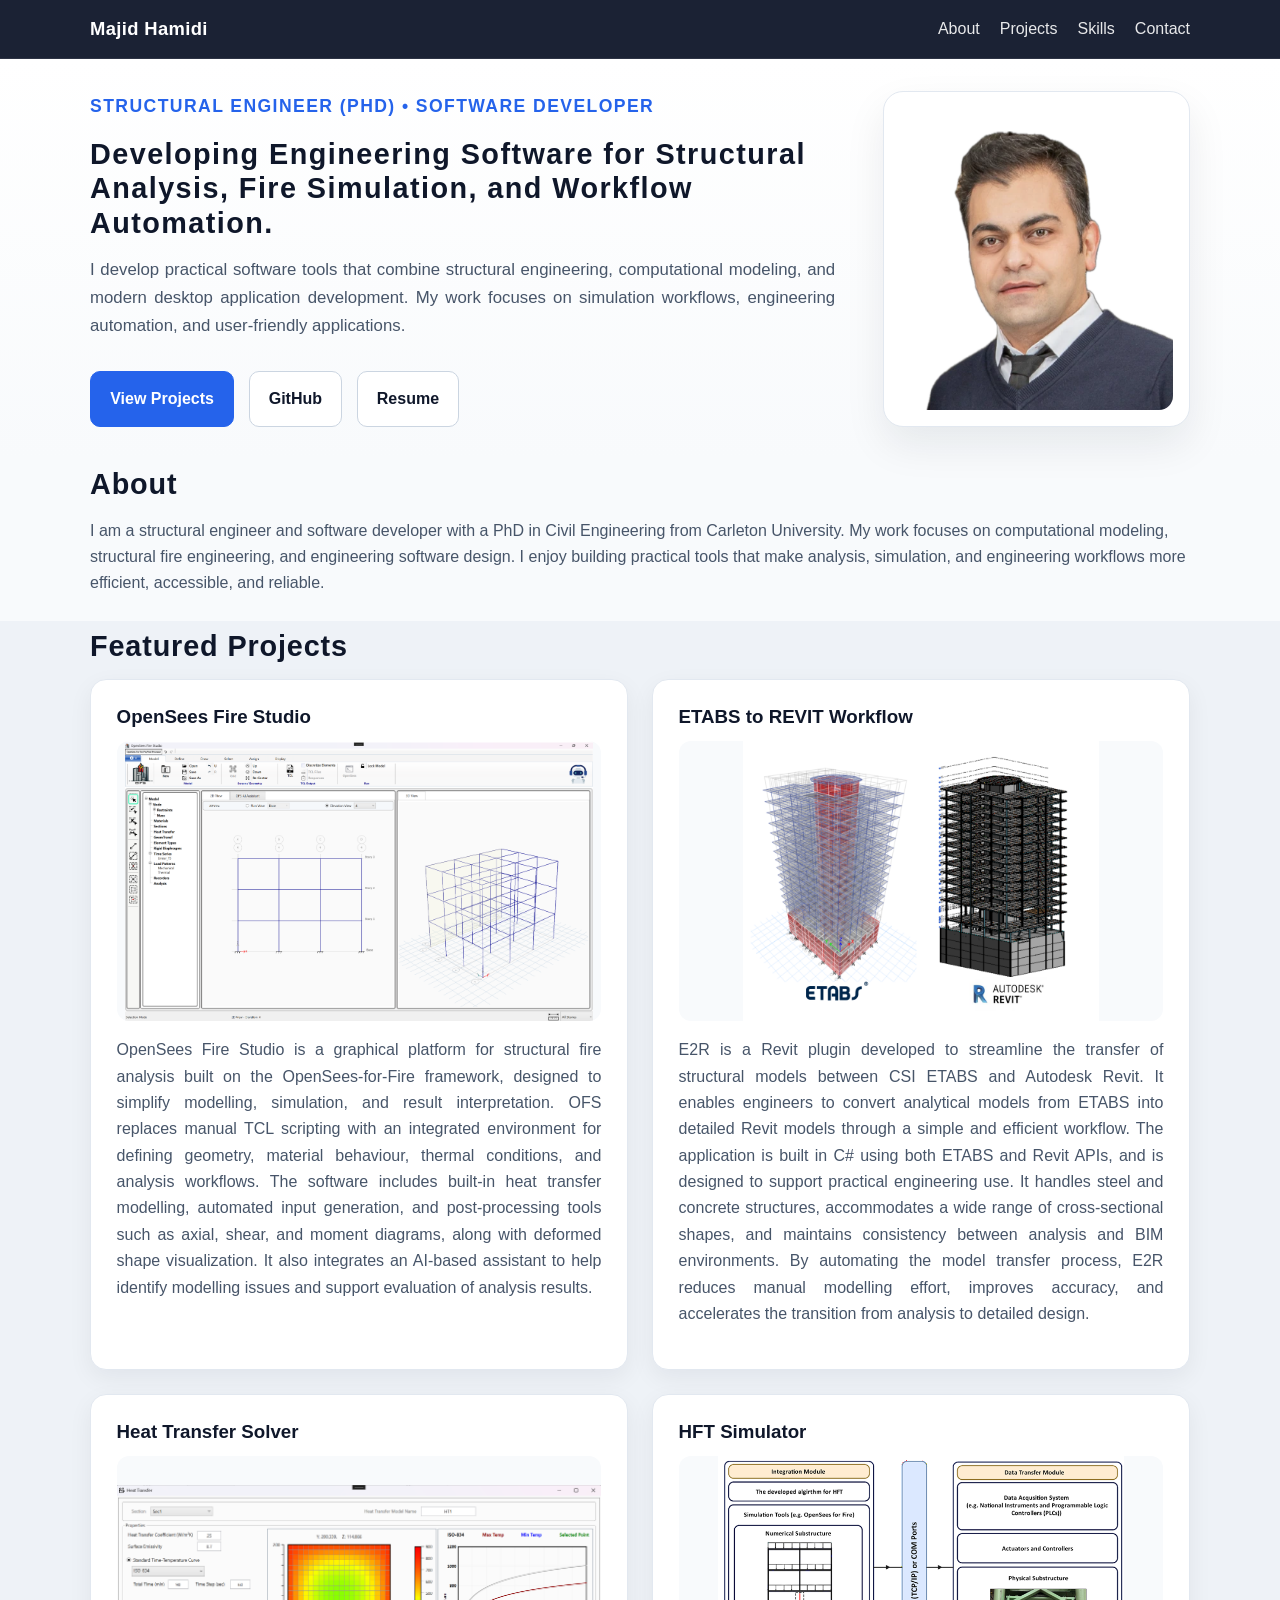
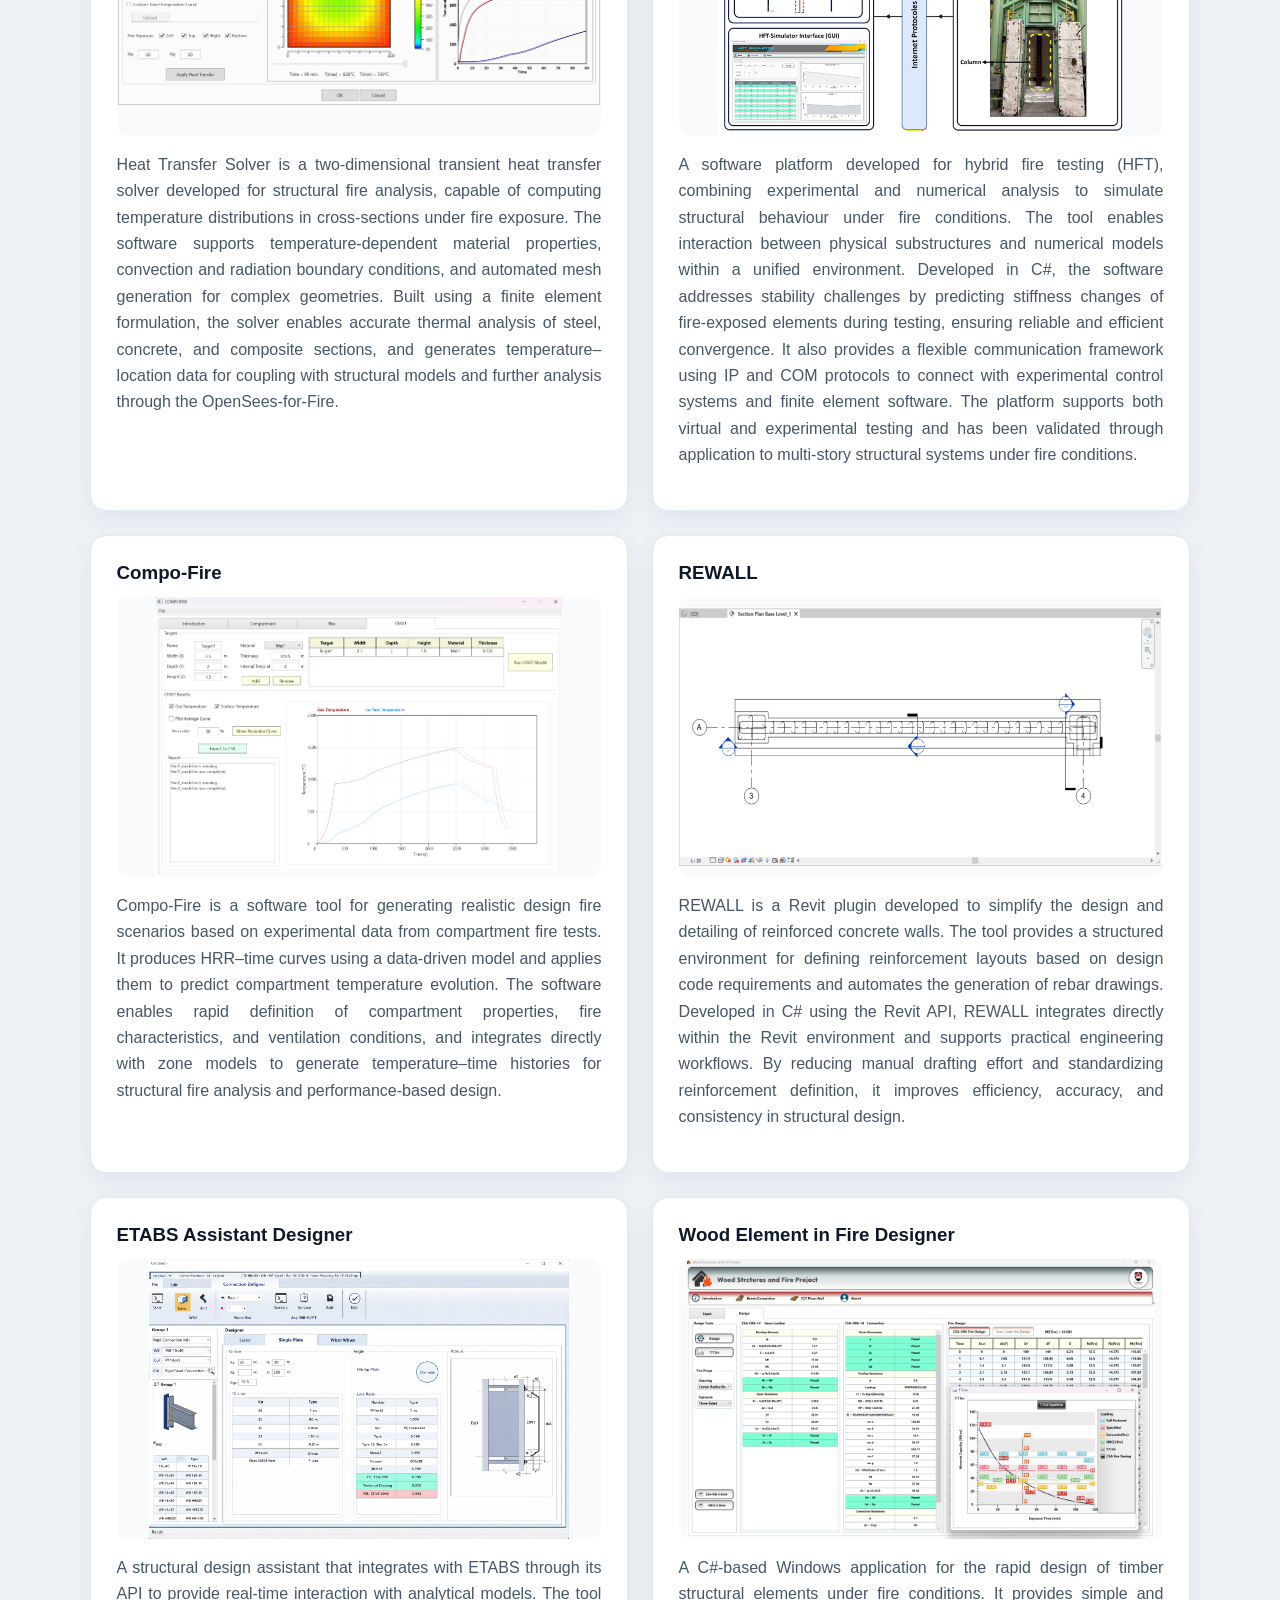
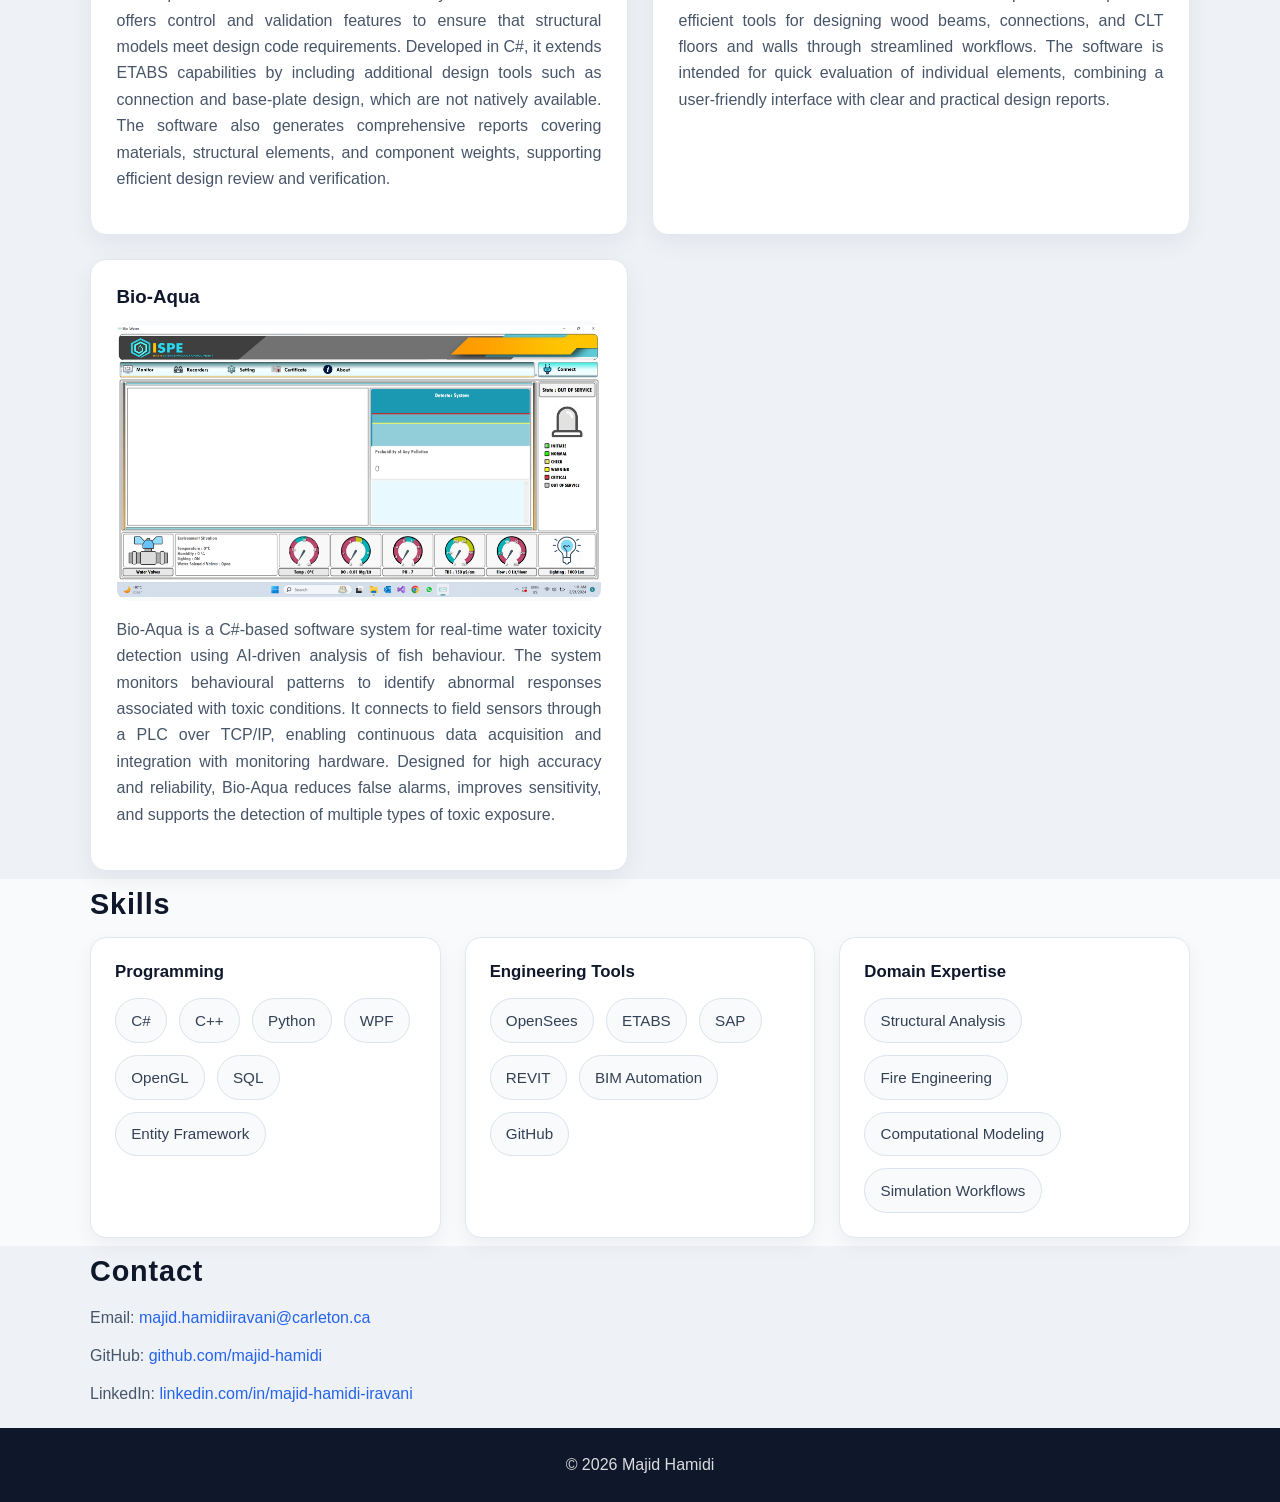
<file: index.html>
<!DOCTYPE html>
<html lang="en">
<head>
  <meta charset="UTF-8" />
  <meta name="google-site-verification" content="vZsmyvbW1DBZ8NsEA3oyNlhCa32b7G2efDloghYt_Xk" />
  <meta name="viewport" content="width=device-width, initial-scale=1.0" />
  <title>Majid Hamidi | Structural Fire Engineer & Software Developer</title>
  <meta name="description" content="Portfolio of Majid Hamidi, structural fire engineer and software developer building engineering tools, simulation workflows, and analysis applications." />
  <link rel="preconnect" href="https://fonts.googleapis.com">
  <link rel="preconnect" href="https://fonts.gstatic.com" crossorigin>
  <link href="https://fonts.googleapis.com/css2?family=Inter:wght@400;500;600;700;800&display=swap" rel="stylesheet">
  <link rel="stylesheet" href="style.css?v=3" />
</head>
<body>
  <header class="site-header">
    <div class="container nav">
      <div class="logo">Majid Hamidi</div>
      <nav>
        <a href="#about">About</a>
        <a href="#projects">Projects</a>
        <a href="#skills">Skills</a>
        <a href="#contact">Contact</a>
      </nav>
    </div>
  </header>

  <section class="hero">
    <div class="container hero-content">
      <div>
        <p class="eyebrow">Structural Engineer (PhD) • Software Developer</p>
        <h2>Developing Engineering Software for Structural Analysis, Fire Simulation, and Workflow Automation.</h2>
        <p class="intro">
          I develop practical software tools that combine structural engineering, computational modeling, and modern desktop application development. My work focuses on simulation workflows, engineering automation, and user-friendly applications.
        </p>
        <div class="hero-links">
          <a class="btn primary" href="#projects">View Projects</a>
          <a class="btn" href="https://github.com/majid-hamidi" target="_blank" rel="noopener noreferrer">GitHub</a>
          <a class="btn" href="resume.html">Resume</a>
        </div>
      </div>

      <div class="hero-card">
        <img src="assets/Majid.png" alt="Portrait of Majid Hamidi" />
      </div>
    </div>
  </section>

  <section id="about" class="section">
    <div class="container">
      <h2>About</h2>
      <p>
        I am a structural engineer and software developer with a PhD in Civil Engineering from Carleton University. My work focuses on computational modeling, structural fire engineering, and engineering software design. I enjoy building practical tools that make analysis, simulation, and engineering workflows more efficient, accessible, and reliable.
      </p>
    </div>
  </section>

  <section id="projects" class="section alt">
    <div class="container">
      <h2>Featured Projects</h2>

      <div class="projects-grid">
        <article class="card">
          
          <h3>OpenSees Fire Studio</h3>
          <img src="assets/OFS.png" alt="OFS project">
          <p>
           OpenSees Fire Studio is a graphical platform for structural fire analysis built on the OpenSees-for-Fire framework, designed to simplify modelling, simulation, and result interpretation. OFS replaces manual TCL scripting with an integrated environment for defining geometry, material behaviour, thermal conditions, and analysis workflows.
The software includes built-in heat transfer modelling, automated input generation, and post-processing tools such as axial, shear, and moment diagrams, along with deformed shape visualization. It also integrates an AI-based assistant to help identify modelling issues and support evaluation of analysis results.
          </p>
         
        </article>

        <article class="card">
          <h3>ETABS to REVIT Workflow</h3>
          <img src="assets/E2RS.png" alt="ETABS to REVIT project">
          <p>
            E2R is a Revit plugin developed to streamline the transfer of structural models between CSI ETABS and Autodesk Revit. It enables engineers to convert analytical models from ETABS into detailed Revit models through a simple and efficient workflow.
            The application is built in C# using both ETABS and Revit APIs, and is designed to support practical engineering use. It handles steel and concrete structures, accommodates a wide range of cross-sectional shapes, and maintains consistency between analysis and BIM environments.
            By automating the model transfer process, E2R reduces manual modelling effort, improves accuracy, and accelerates the transition from analysis to detailed design.
          </p>
          
        </article>

        <article class="card">
          <h3>Heat Transfer Solver</h3>
          <img src="assets/HTSolver.png" alt="Heat Transfer Solver project">
          <p>
            Heat Transfer Solver is a two-dimensional transient heat transfer solver developed for structural fire analysis, capable of computing temperature distributions in cross-sections under fire exposure. The software supports temperature-dependent material properties, convection and radiation boundary conditions, and automated mesh generation for complex geometries.
            Built using a finite element formulation, the solver enables accurate thermal analysis of steel, concrete, and composite sections, and generates temperature–location data for coupling with structural models and further analysis through the OpenSees-for-Fire.
          </p>
          
        </article>
        
        <article class="card">
          
          <h3>HFT Simulator</h3>
          <img src="assets/HFT.png" alt="HFT project">
          <p>
            A software platform developed for hybrid fire testing (HFT), combining experimental and numerical analysis to simulate structural behaviour under fire conditions. The tool enables interaction between physical substructures and numerical models within a unified environment.
            Developed in C#, the software addresses stability challenges by predicting stiffness changes of fire-exposed elements during testing, ensuring reliable and efficient convergence. It also provides a flexible communication framework using IP and COM protocols to connect with experimental control systems and finite element software.
            The platform supports both virtual and experimental testing and has been validated through application to multi-story structural systems under fire conditions.
          </p>
          
        </article>

        <article class="card">
          
          <h3>Compo-Fire</h3>
          <img src="assets/compofire.png" alt="CompoFire project">
          <p>
            Compo-Fire is a software tool for generating realistic design fire scenarios based on experimental data from compartment fire tests. It produces HRR–time curves using a data-driven model and applies them to predict compartment temperature evolution.
            The software enables rapid definition of compartment properties, fire characteristics, and ventilation conditions, and integrates directly with zone models to generate temperature–time histories for structural fire analysis and performance-based design.
          </p>
          
        </article>

        <article class="card">
          
          <h3>REWALL</h3>
          <img src="assets/REWALL2.png" alt="Revit Wall project">
          <p>
            REWALL is a Revit plugin developed to simplify the design and detailing of reinforced concrete walls. The tool provides a structured environment for defining reinforcement layouts based on design code requirements and automates the generation of rebar drawings.
            Developed in C# using the Revit API, REWALL integrates directly within the Revit environment and supports practical engineering workflows. By reducing manual drafting effort and standardizing reinforcement definition, it improves efficiency, accuracy, and consistency in structural design.
          </p>
          
        </article>

        <article class="card">
          
          <h3>ETABS Assistant Designer</h3>
          <img src="assets/ETABSAID.png" alt="ETABS project">
          <p>
           A structural design assistant that integrates with ETABS through its API to provide real-time interaction with analytical models. The tool offers control and validation features to ensure that structural models meet design code requirements.
           Developed in C#, it extends ETABS capabilities by including additional design tools such as connection and base-plate design, which are not natively available. The software also generates comprehensive reports covering materials, structural elements, and component weights, supporting efficient design review and verification.          </p>
         
        </article>
        <article class="card">
          
          <h3>Wood Element in Fire Designer</h3>
          <img src="assets/Wood.png" alt="Wood project">
          <p>
            A C#-based Windows application for the rapid design of timber structural elements under fire conditions. It provides simple and efficient tools for designing wood beams, connections, and CLT floors and walls through streamlined workflows.
            The software is intended for quick evaluation of individual elements, combining a user-friendly interface with clear and practical design reports.
          </p>
         
        </article>
        <article class="card">
          
          <h3>Bio-Aqua</h3>
          <img src="assets/biowater.png" alt="Bio Aqua project">
          <p>
            Bio-Aqua is a C#-based software system for real-time water toxicity detection using AI-driven analysis of fish behaviour. The system monitors behavioural patterns to identify abnormal responses associated with toxic conditions.
            It connects to field sensors through a PLC over TCP/IP, enabling continuous data acquisition and integration with monitoring hardware. Designed for high accuracy and reliability, Bio-Aqua reduces false alarms, improves sensitivity, and supports the detection of multiple types of toxic exposure.      
          </p>
          
        </article>
      </div>
    </div>
  </section>

  <section id="skills" class="section">
    <div class="container">
      <h2>Skills</h2>

      <div class="skills-groups">
        <div class="skills-group">
          <h3>Programming</h3>
          <div class="skills-list">
            <span>C#</span>
            <span>C++</span>
            <span>Python</span>
            <span>WPF</span>
            <span>OpenGL</span>
            <span>SQL</span>
            <span>Entity Framework</span>
          </div>
        </div>

        <div class="skills-group">
          <h3>Engineering Tools</h3>
          <div class="skills-list">
            <span>OpenSees</span>
            <span>ETABS</span>
            <span>SAP</span>
            <span>REVIT</span>
            <span>BIM Automation</span>
            <span>GitHub</span>
          </div>
        </div>

        <div class="skills-group">
          <h3>Domain Expertise</h3>
          <div class="skills-list">
            <span>Structural Analysis</span>
            <span>Fire Engineering</span>
            <span>Computational Modeling</span>
            <span>Simulation Workflows</span>
          </div>
        </div>
      </div>
    </div>
  </section>

  <section id="contact" class="section alt">
    <div class="container">
      <h2>Contact</h2>
      <div class="contact-links">
        <p>Email: <a href="mailto:majid.hamidiiravani@carleton.ca">majid.hamidiiravani@carleton.ca</a></p>
        <p>GitHub: <a href="https://github.com/majid-hamidi" target="_blank" rel="noopener noreferrer">github.com/majid-hamidi</a></p>
        <p>LinkedIn: <a href="https://www.linkedin.com/in/majid-hamidi-iravani/" target="_blank" rel="noopener noreferrer">linkedin.com/in/majid-hamidi-iravani</a></p>
      </div>
    </div>
  </section>

  <footer class="site-footer">
    <div class="container">
      <p>© 2026 Majid Hamidi</p>
    </div>
  </footer>
</body>
</html>
</file>
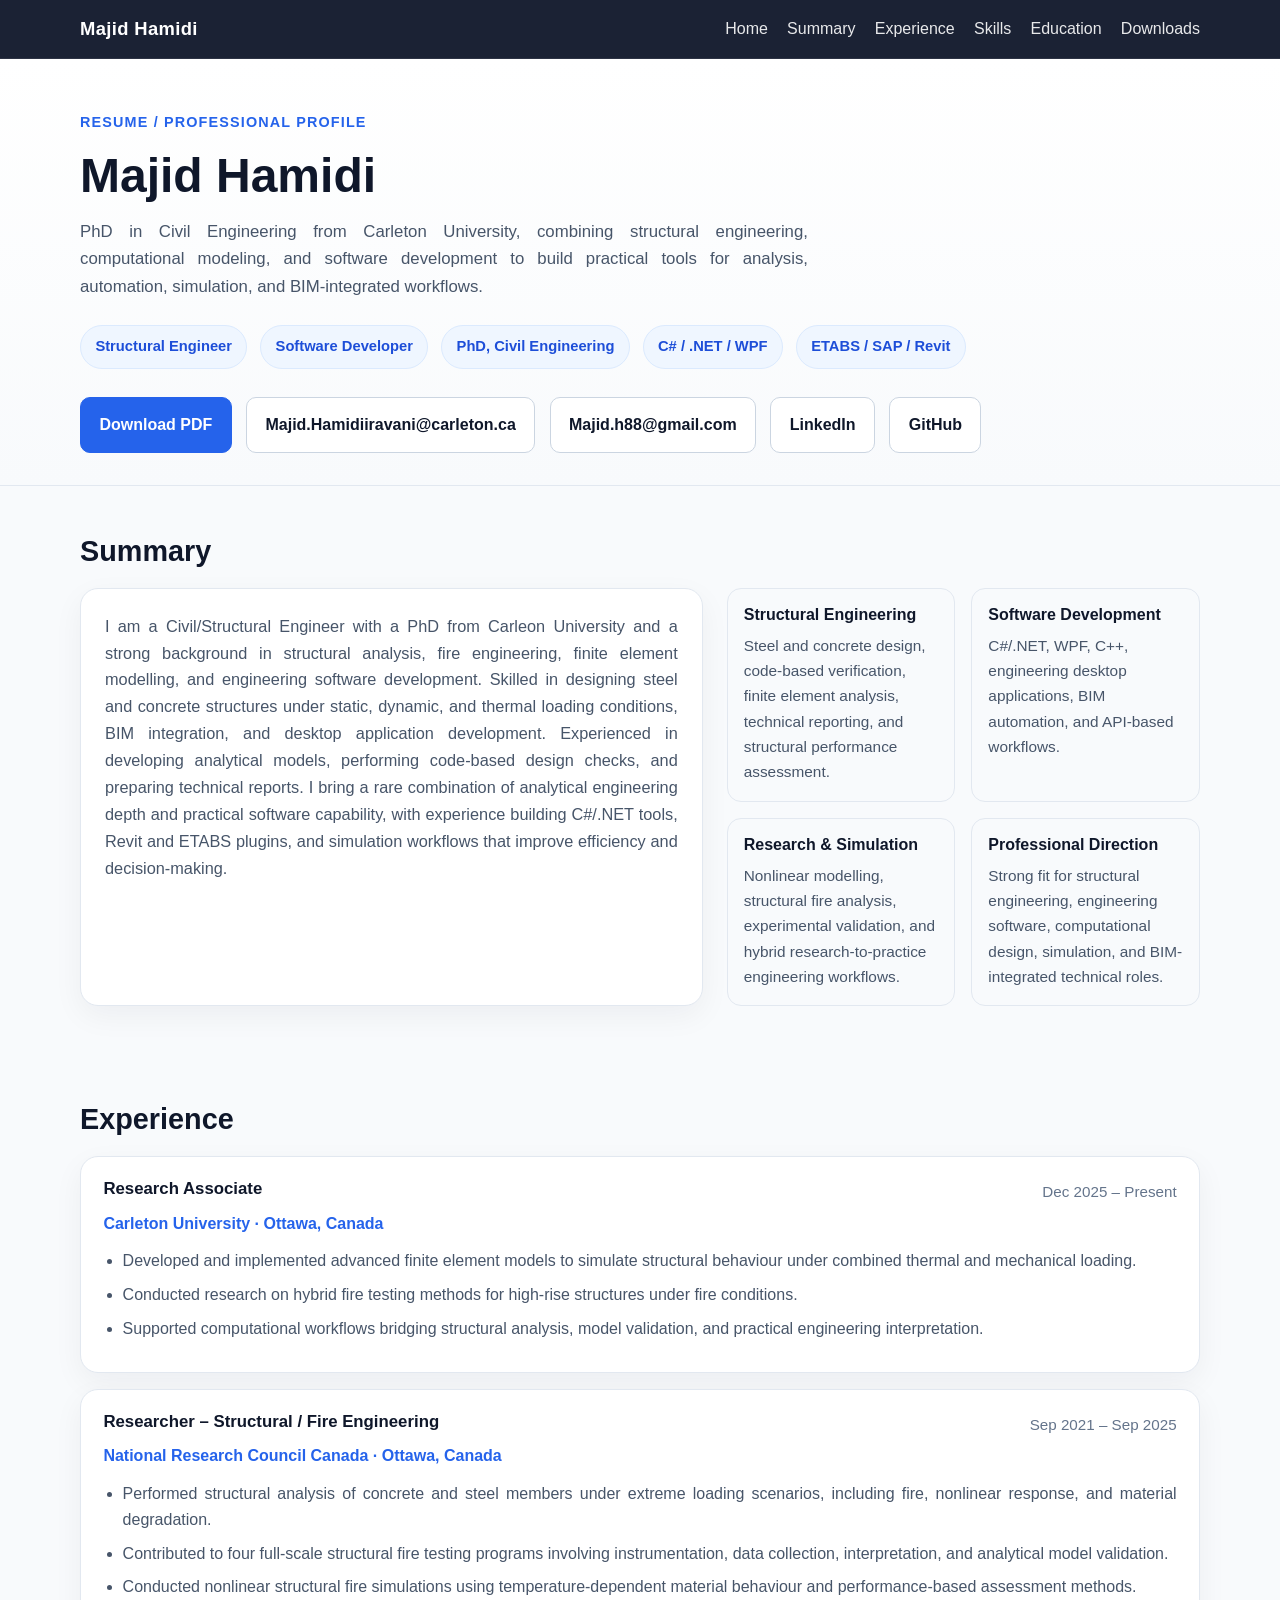
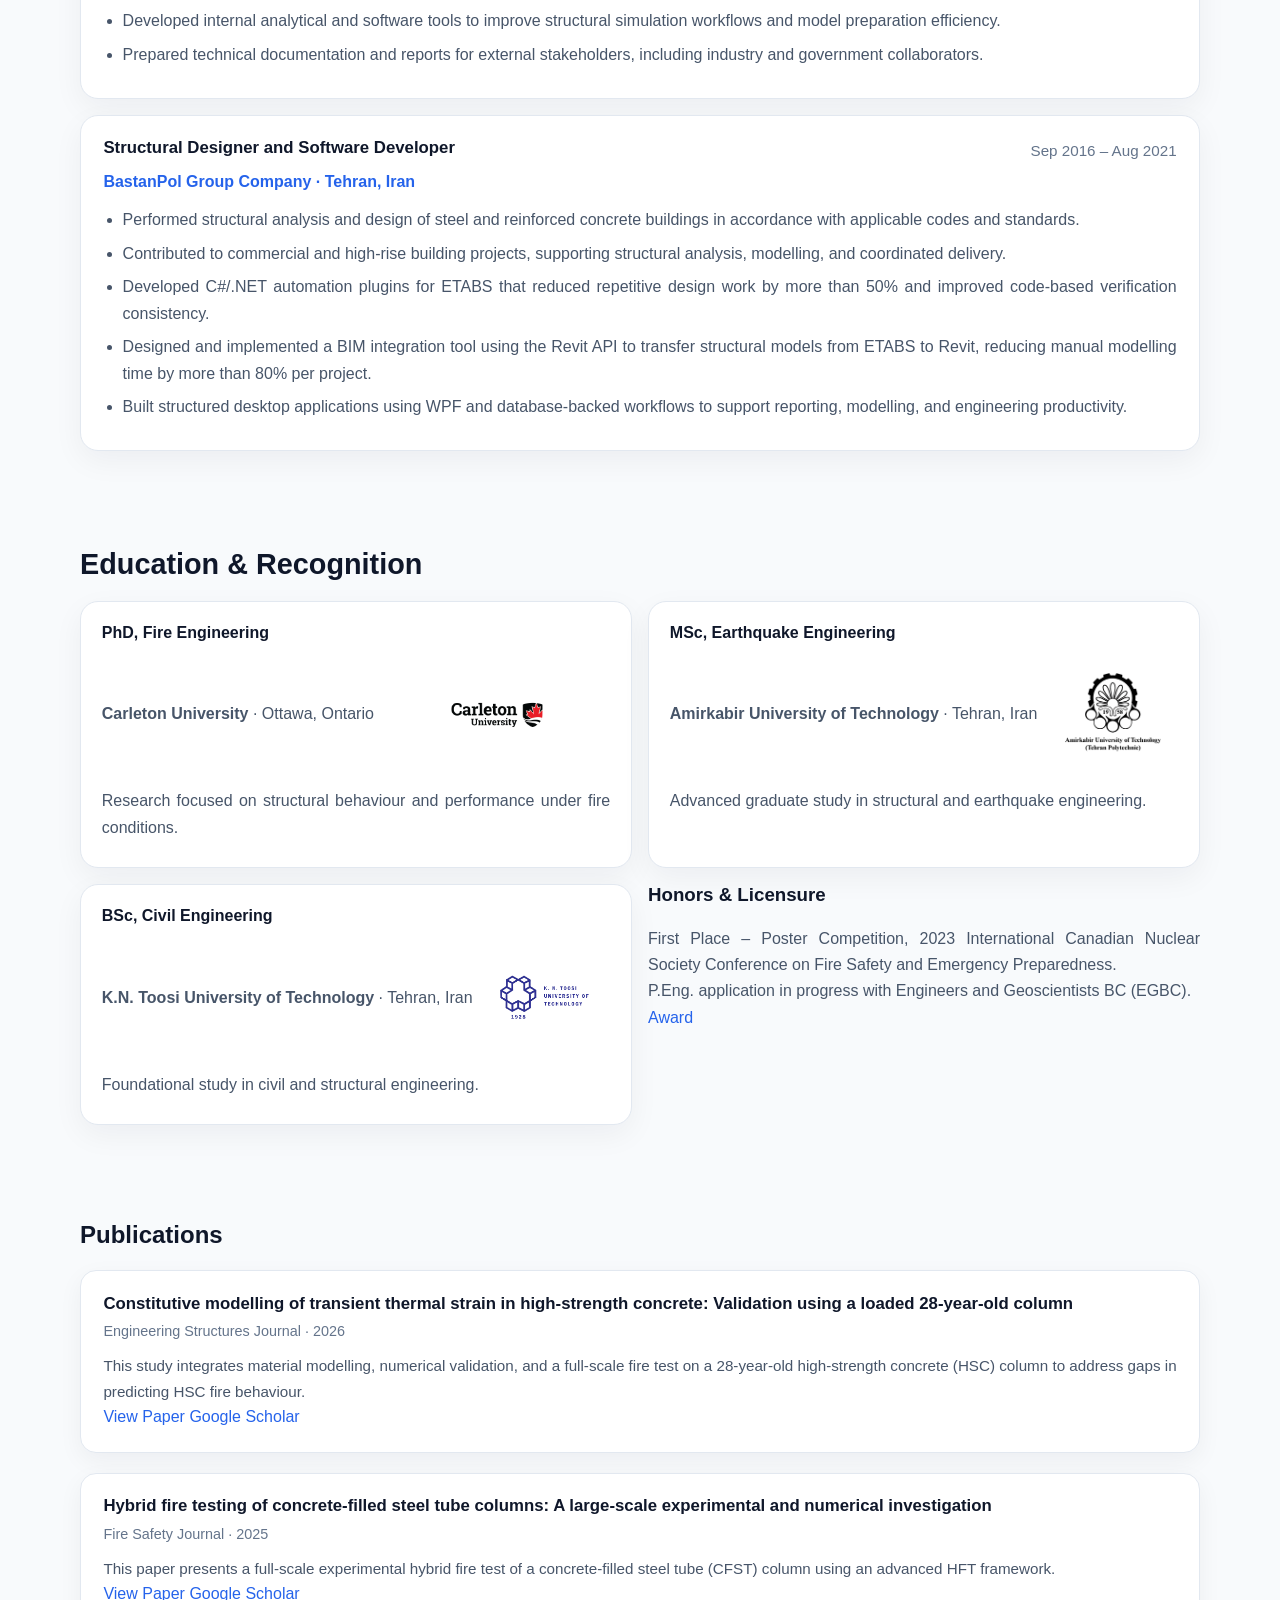
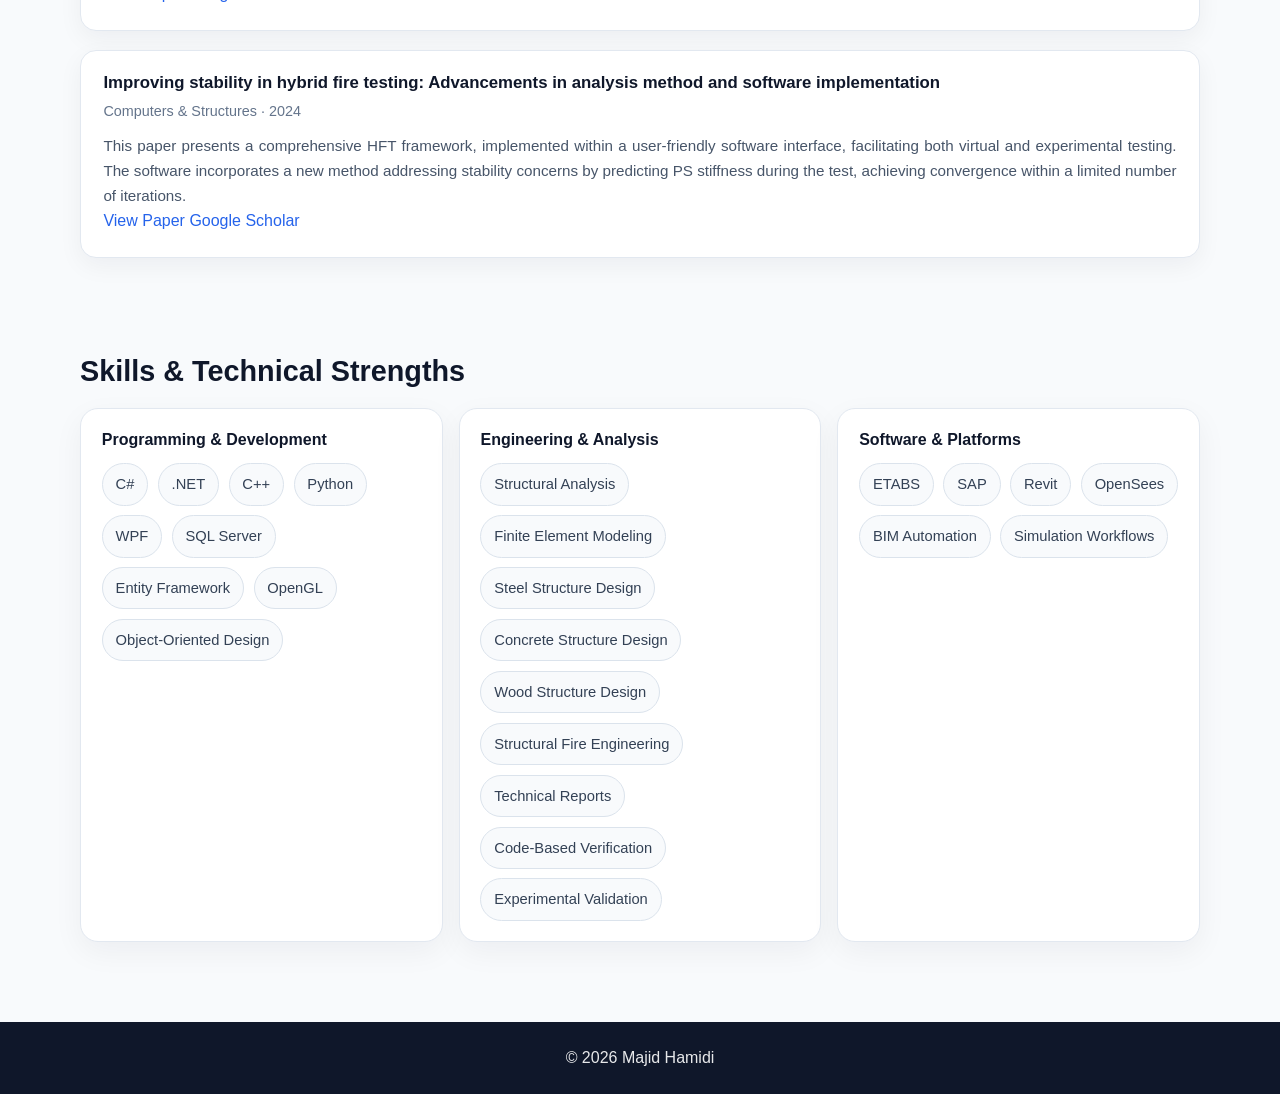
<file: resume.html>
<!DOCTYPE html>
<html lang="en">
<head>
  <meta charset="UTF-8" />
  <meta name="viewport" content="width=device-width, initial-scale=1.0" />
  <title>Resume | Majid Hamidi</title>
  <meta
    name="description"
    content="Resume page of Majid Hamidi - PhD Civil Engineer, Structural Engineer, and Software Developer specializing in structural analysis, fire engineering, computational modeling, and engineering software."
  />
  <link rel="preconnect" href="https://fonts.googleapis.com">
  <link rel="preconnect" href="https://fonts.gstatic.com" crossorigin>
  <link href="https://fonts.googleapis.com/css2?family=Inter:wght@400;500;600;700;800&display=swap" rel="stylesheet">

  <style>
    * {
      box-sizing: border-box;
    }

    html {
      scroll-behavior: smooth;
    }

    body {
      margin: 0;
      font-family: 'Calibri', sans-serif;
      line-height: 1.65;
      color: #1e293b;
      background: #f8fafc;
      -webkit-font-smoothing: antialiased;
      -moz-osx-font-smoothing: grayscale;
      text-rendering: optimizeLegibility;
      text-align: justify;
    }

    img {
      max-width: 100%;
      display: block;
    }

    h1, h2, h3, h4, .logo {
  margin-top: 0;
  font-weight: 700;
  line-height: 1.2;
  color: #0f172a;
}

    p {
      margin-top: 0;
      margin-bottom: 0;
      color: #475569;
      font-weight: 400;
    }

    ul {
      margin: 0;
      padding-left: 1.2rem;
      color: #475569;
    }

    li {
      margin-bottom: 0.45rem;
    }

    a {
      color: #2563eb;
      text-decoration: none;
      transition: 0.25s ease;
    }

    a:hover {
      color: #1d4ed8;
    }

    .container {
      width: min(1120px, 92%);
      margin: 0 auto;
    }

    .site-header {
      position: sticky;
      top: 0;
      z-index: 1000;
      background: rgba(15, 23, 42, 0.95);
      backdrop-filter: blur(10px);
      color: white;
      padding: 1rem 0;
      border-bottom: 1px solid rgba(255, 255, 255, 0.08);
    }

    .nav {
      display: flex;
      justify-content: space-between;
      align-items: center;
      gap: 1rem;
    }

    .logo {
      color: white;
      font-size: 1.15rem;
      letter-spacing: 0.02em;
    }

    .nav nav {
      display: flex;
      flex-wrap: wrap;
      gap: 1.2rem;
    }

    .nav nav a {
      color: rgba(255, 255, 255, 0.9);
      font-weight: 500;
    }

    .nav nav a:hover {
      color: white;
    }

    .hero {
      padding: 3.2rem 0 2rem;
      background: linear-gradient(to bottom, #ffffff, #f8fafc);
      border-bottom: 1px solid #e2e8f0;
    }

    .eyebrow {
      margin-bottom: 0.8rem;
      color: #2563eb;
      font-size: 0.9rem;
      font-weight: 700;
      text-transform: uppercase;
      letter-spacing: 0.08em;
    }

    .hero h1 {
      font-size: clamp(2rem, 4vw, 3rem);
      margin-bottom: 0.8rem;
      max-width: 12ch;
    }

    .hero-subtitle {
      font-size: 1.05rem;
      max-width: 78ch;
      margin-bottom: 1.5rem;
    }

    .hero-meta {
      display: flex;
      flex-wrap: wrap;
      gap: 0.8rem;
      margin-bottom: 1.8rem;
    }

    .pill {
      display: inline-flex;
      align-items: center;
      padding: 0.55rem 0.9rem;
      border-radius: 999px;
      background: #eff6ff;
      color: #1d4ed8;
      font-weight: 600;
      font-size: 0.92rem;
      border: 1px solid #dbeafe;
    }

    .hero-links {
      display: flex;
      flex-wrap: wrap;
      gap: 0.9rem;
    }

    .btn {
      display: inline-flex;
      align-items: center;
      justify-content: center;
      padding: 0.85rem 1.15rem;
      border-radius: 10px;
      border: 1px solid #cbd5e1;
      background: white;
      color: #0f172a;
      font-weight: 600;
      transition: 0.25s ease;
    }

    .btn:hover {
      transform: translateY(-2px);
      box-shadow: 0 10px 24px rgba(15, 23, 42, 0.08);
    }

    .btn.primary {
      background: #2563eb;
      border-color: #2563eb;
      color: white;
    }

    .btn.primary:hover {
      background: #1d4ed8;
      border-color: #1d4ed8;
      color: white;
    }

    .section {
      padding: 3rem 0;
    }

    .section-title {
      font-size: 1.8rem;
      margin-bottom: 1.2rem;
      font-weight: 700;
      color: #0f172a;
    }

    .grid-2 {
      display: grid;
      grid-template-columns: 1.25fr 0.95fr;
      gap: 1.5rem;
    }

    .card {
      background: white;
      border: 1px solid #e2e8f0;
      border-radius: 18px;
      box-shadow: 0 10px 30px rgba(15, 23, 42, 0.05);
      padding: 1.5rem;
    }

    .summary {
      font-size: 1.02rem;
      margin-bottom: 0;
    }

    .highlight-grid {
      display: grid;
      grid-template-columns: repeat(2, minmax(0, 1fr));
      gap: 1rem;
    }

    .highlight-box {
      background: #f8fafc;
      border: 1px solid #e2e8f0;
      border-radius: 14px;
      padding: 1rem;
    }

    .highlight-box h3 {
      font-size: 1rem;
      margin-bottom: 0.55rem;
    }

    .highlight-box p {
      font-size: 0.96rem;
       text-align: left;
    }

    .timeline {
      display: grid;
      gap: 1rem;
    }

    .timeline-item {
      background: white;
      border: 1px solid #e2e8f0;
      border-radius: 18px;
      padding: 1.4rem;
      box-shadow: 0 10px 30px rgba(15, 23, 42, 0.05);
    }

    .item-top {
      display: flex;
      justify-content: space-between;
      gap: 1rem;
      flex-wrap: wrap;
      margin-bottom: 0.4rem;
    }

    .item-title {
      font-size: 1.05rem;
      margin: 0;
    }

    .item-company {
      color: #2563eb;
      font-weight: 600;
      margin-bottom: 0.7rem;
    }

    .item-date {
      color: #64748b;
      font-size: 0.95rem;
      white-space: nowrap;
    }

    .skills-grid {
      display: grid;
      grid-template-columns: repeat(3, minmax(0, 1fr));
      gap: 1rem;
    }

    .skills-card {
      background: white;
      border: 1px solid #e2e8f0;
      border-radius: 18px;
      padding: 1.3rem;
      box-shadow: 0 10px 30px rgba(15, 23, 42, 0.05);
    }

    .skills-card h3 {
      font-size: 1rem;
      margin-bottom: 0.9rem;
    }

    .tags {
      display: flex;
      flex-wrap: wrap;
      gap: 0.6rem;
    }

    .tag {
      background: #f8fafc;
      border: 1px solid #dbe3ec;
      padding: 0.5rem 0.8rem;
      border-radius: 999px;
      font-size: 0.92rem;
      color: #334155;
      font-weight: 500;
    }

    .education-grid {
      display: grid;
      grid-template-columns: repeat(2, minmax(0, 1fr));
      gap: 1rem;
    }

    .edu-card {
      background: white;
      border: 1px solid #e2e8f0;
      border-radius: 18px;
      padding: 1.3rem;
      box-shadow: 0 10px 30px rgba(15, 23, 42, 0.05);
    }

    .edu-card h3 {
      font-size: 1rem;
      margin-bottom: 0.35rem;
    }

    .edu-card p {
      margin-bottom: 0.35rem;
    }

    .edu-header {
  display: flex;
  align-items: center;
  gap: 0.8rem;
  margin-bottom: 0.6rem;
}

.edu-card img {
  width: 92px;
  height: 92px;
  object-fit: contain;
  display: block;
  margin: 1.2rem auto;
}
    .edu-row {
  display: flex;
  align-items: center;
  gap: 0.6rem;
  margin-bottom: 0.4rem;
}

.edu-row img {
  width: 96px;
  height: 96px;
  object-fit: contain;
}

.edu-row p {
  margin: 0;
}
    .downloads {
      display: grid;
      grid-template-columns: repeat(2, minmax(0, 1fr));
      gap: 1rem;
    }

    .download-card {
      background: linear-gradient(to bottom right, #ffffff, #f8fbff);
      border: 1px solid #dbeafe;
      border-radius: 18px;
      padding: 1.4rem;
      box-shadow: 0 10px 30px rgba(37, 99, 235, 0.06);
    }

    .download-card h3 {
      margin-bottom: 0.5rem;
      font-size: 1.05rem;
    }

    .download-card p {
      margin-bottom: 1rem;
    }

    .footer {
      background: #0f172a;
      color: rgba(255, 255, 255, 0.9);
      padding: 1.4rem 0;
      text-align: center;
      margin-top: 2rem;
    }

    .footer p {
      margin: 0;
      color: inherit;
    }
.publications-list {
  display: grid;
  gap: 1.2rem;
}

.publication-item {
  background: white;
  padding: 1.4rem;
  border-radius: 16px;
  border: 1px solid #e2e8f0;
  box-shadow: 0 8px 24px rgba(15, 23, 42, 0.05);
  transition: 0.25s ease;
}

.publication-item:hover {
  transform: translateY(-3px);
  box-shadow: 0 16px 32px rgba(15, 23, 42, 0.08);
}

.publication-item h3 {
  margin-bottom: 0.4rem;
  font-size: 1.05rem;
}

.publication-item h3 a {
  color: #0f172a;
  font-weight: 600;
}

.publication-item h3 a:hover {
  color: #2563eb;
}

.pub-meta {
  font-size: 0.9rem;
  color: #64748b;
  margin-bottom: 0.6rem;
}

.pub-desc {
  font-size: 0.95rem;
  text-align: justify;
}
    @media (max-width: 900px) {
      .grid-2,
      .skills-grid,
      .education-grid,
      .downloads {
        grid-template-columns: 1fr;
      }

      .highlight-grid {
        grid-template-columns: 1fr;
      }
    }

    @media (max-width: 768px) {
      .nav {
        flex-direction: column;
        align-items: flex-start;
      }

      .hero {
        padding-top: 2.4rem;
      }

      .hero h1 {
        max-width: 100%;
      }

      .section {
        padding: 2.0rem 0;
      }
    }
  </style>
</head>
<body>
  <header class="site-header">
    <div class="container nav">
      <div class="logo">Majid Hamidi</div>
      <nav>
        <a href="index.html">Home</a>
        <a href="#summary">Summary</a>
        <a href="#experience">Experience</a>
        <a href="#skills">Skills</a>
        <a href="#education">Education</a>
        <a href="#downloads">Downloads</a>
      </nav>
    </div>
  </header>

  <section class="hero">
    <div class="container">
      <p class="eyebrow">Resume / Professional Profile</p>
      <h1>Majid Hamidi</h1>
      <p class="hero-subtitle">
        PhD in Civil Engineering from Carleton University, combining structural engineering, computational modeling,
        and software development to build practical tools for analysis, automation, simulation, and BIM-integrated workflows.
      </p>

      <div class="hero-meta">
        <span class="pill">Structural Engineer</span>
        <span class="pill">Software Developer</span>
        <span class="pill">PhD, Civil Engineering</span>
        <span class="pill">C# / .NET / WPF</span>
        <span class="pill">ETABS / SAP / Revit</span>
      </div>

      <div class="hero-links">
        <a class="btn primary" href="assets/cv.pdf" download>Download PDF</a>
        <a class="btn" href="mailto:Majid.Hamidiiravani@carleton.ca">Majid.Hamidiiravani@carleton.ca</a>
        <a class="btn" href="mailto:Majid.h88@gmail.com">Majid.h88@gmail.com</a>
        <a class="btn" href="https://www.linkedin.com/in/majid-hamidi-iravani/" target="_blank" rel="noopener noreferrer">LinkedIn</a>
        <a class="btn" href="https://github.com/majid-hamidi" target="_blank" rel="noopener noreferrer">GitHub</a>
      </div>
    </div>
  </section>

  <section id="summary" class="section">
    <div class="container">
      <h2 class="section-title">Summary</h2>
      <div class="grid-2">
        <div class="card">
          <p class="summary">
            I am a Civil/Structural Engineer with a PhD from Carleon University and a strong background in structural analysis, fire engineering,
            finite element modelling, and engineering software development. Skilled in designing steel and concrete structures under static, dynamic, and
            thermal loading conditions, BIM integration, and desktop application development. Experienced in developing analytical models, performing code-based design checks, and preparing technical reports. I bring a rare combination of analytical engineering depth and practical software capability, with experience
            building C#/.NET tools, Revit and ETABS plugins, and simulation workflows that improve efficiency and decision-making.
          </p>
        </div>

        <div class="highlight-grid">
          <div class="highlight-box">
            <h3>Structural Engineering</h3>
            <p>Steel and concrete design, code-based verification, finite element analysis, technical reporting, and structural performance assessment.</p>
          </div>
          <div class="highlight-box">
            <h3>Software Development</h3>
            <p>C#/.NET, WPF, C++, engineering desktop applications, BIM automation, and API-based workflows.</p>
          </div>
          <div class="highlight-box">
            <h3>Research & Simulation</h3>
            <p>Nonlinear modelling, structural fire analysis, experimental validation, and hybrid research-to-practice engineering workflows.</p>
          </div>
          <div class="highlight-box">
            <h3>Professional Direction</h3>
            <p>Strong fit for structural engineering, engineering software, computational design, simulation, and BIM-integrated technical roles.</p>
          </div>
        </div>
      </div>
    </div>
  </section>

  <section id="experience" class="section">
    <div class="container">
      <h2 class="section-title">Experience</h2>

      <div class="timeline">
        <article class="timeline-item">
          <div class="item-top">
            <h3 class="item-title">Research Associate</h3>
            <div class="item-date">Dec 2025 – Present</div>
          </div>
          <div class="item-company">Carleton University · Ottawa, Canada</div>
          <ul>
            <li>Developed and implemented advanced finite element models to simulate structural behaviour under combined thermal and mechanical loading.</li>
            <li>Conducted research on hybrid fire testing methods for high-rise structures under fire conditions.</li>
            <li>Supported computational workflows bridging structural analysis, model validation, and practical engineering interpretation.</li>
          </ul>
        </article>

        <article class="timeline-item">
          <div class="item-top">
            <h3 class="item-title">Researcher – Structural / Fire Engineering</h3>
            <div class="item-date">Sep 2021 – Sep 2025</div>
          </div>
          <div class="item-company">National Research Council Canada · Ottawa, Canada</div>
          <ul>
            <li>Performed structural analysis of concrete and steel members under extreme loading scenarios, including fire, nonlinear response, and material degradation.</li>
            <li>Contributed to four full-scale structural fire testing programs involving instrumentation, data collection, interpretation, and analytical model validation.</li>
            <li>Conducted nonlinear structural fire simulations using temperature-dependent material behaviour and performance-based assessment methods.</li>
            <li>Developed internal analytical and software tools to improve structural simulation workflows and model preparation efficiency.</li>
            <li>Prepared technical documentation and reports for external stakeholders, including industry and government collaborators.</li>
          </ul>
        </article>

        <article class="timeline-item">
          <div class="item-top">
            <h3 class="item-title">Structural Designer and Software Developer</h3>
            <div class="item-date">Sep 2016 – Aug 2021</div>
          </div>
          <div class="item-company">BastanPol Group Company · Tehran, Iran</div>
          <ul>
            <li>Performed structural analysis and design of steel and reinforced concrete buildings in accordance with applicable codes and standards.</li>
            <li>Contributed to commercial and high-rise building projects, supporting structural analysis, modelling, and coordinated delivery.</li>
            <li>Developed C#/.NET automation plugins for ETABS that reduced repetitive design work by more than 50% and improved code-based verification consistency.</li>
            <li>Designed and implemented a BIM integration tool using the Revit API to transfer structural models from ETABS to Revit, reducing manual modelling time by more than 80% per project.</li>
            <li>Built structured desktop applications using WPF and database-backed workflows to support reporting, modelling, and engineering productivity.</li>
          </ul>
        </article>
      </div>
    </div>
  </section>

 

  <section id="education" class="section">
    <div class="container">
      <h2 class="section-title">Education & Recognition</h2>

      <div class="education-grid">
        <div class="edu-card">
          <h3>PhD, Fire Engineering</h3>
          <div class="edu-row">            
            <p><strong>Carleton University</strong> · Ottawa, Ontario</p>
            <img src="assets/carleton.png" alt="Carleton University logo">
          </div>
          <p>
            Research focused on structural behaviour and performance under fire conditions.
          </p>
        </div>

        <div class="edu-card">
          <h3>MSc, Earthquake Engineering</h3>
          <div class="edu-row">      
            <p><strong>Amirkabir University of Technology</strong> · Tehran, Iran</p>
            <img src="assets/Amirkabir.png" alt="Amirkabir University logo">
          </div>
          <p>Advanced graduate study in structural and earthquake engineering.</p>
        </div>

        <div class="edu-card">
          <h3>BSc, Civil Engineering</h3>
          <div class="edu-row">
            <p><strong>K.N. Toosi University of Technology</strong> · Tehran, Iran</p>
            <img src="assets/KNTOOSI.png" alt="Amirkabir University logo">
          </div>
          <p>Foundational study in civil and structural engineering.</p>
        </div>

        <div class="">
          <h3>Honors & Licensure</h3>
          <p>First Place – Poster Competition, 2023 International Canadian Nuclear Society Conference on Fire Safety and Emergency Preparedness.</p>
          <p>P.Eng. application in progress with Engineers and Geoscientists BC (EGBC).</p>
          <div class="pub-links">
            <a href= "https://carleton.ca/cee/2023/ph-d-candidate-majid-hamidi-iravani-wins-first-prize-in-the-poster-competition-at-the-2023-cns-fsep-conference/" target="_blank">Award</a>
          </div>
        </div>
      </div>
    </div>
  </section>
<section id="publications" class="section">
  <div class="container">
    <h2>Publications</h2>

    <div class="publications-list">

      <article class="publication-item">
        <h3>
          <a href="https://www.sciencedirect.com/science/article/pii/S0141029626001070" target="_blank">
            Constitutive modelling of transient thermal strain in high-strength concrete: Validation using a loaded 28-year-old column
          </a>
        </h3>
          <p class="pub-meta">
            Engineering Structures Journal · 2026
          </p>
          <p class="pub-desc">
            This study integrates material modelling, numerical validation, and a full-scale fire test on a 28-year-old high-strength concrete (HSC) column to address gaps in predicting HSC fire behaviour.
          </p>

          <div class="pub-links">
            <a href="https://www.sciencedirect.com/science/article/pii/S0141029626001070" target="_blank">View Paper</a>
            <a href="https://scholar.google.ca/citations?view_op=view_citation&hl=en&user=sw-O18IAAAAJ&citation_for_view=sw-O18IAAAAJ:9yKSN-GCB0IC" target="_blank">Google Scholar</a>
          </div>
      </article>

     <article class="publication-item">
        <h3>
          <a href="https://www.sciencedirect.com/science/article/pii/S0379711225000669" target="_blank">
            Hybrid fire testing of concrete-filled steel tube columns: A large-scale experimental and numerical investigation
          </a>
        </h3>
          <p class="pub-meta">
            Fire Safety Journal · 2025
          </p>
          <p class="pub-desc">
            This paper presents a full-scale experimental hybrid fire test of a concrete-filled steel tube (CFST) column using an advanced HFT framework.
          </p>

          <div class="pub-links">
            <a href="https://www.sciencedirect.com/science/article/pii/S0379711225000669" target="_blank">View Paper</a>
            <a href="https://scholar.google.ca/citations?view_op=view_citation&hl=en&user=sw-O18IAAAAJ&citation_for_view=sw-O18IAAAAJ:d1gkVwhDpl0C" target="_blank">Google Scholar</a>
          </div>
      </article>

      <article class="publication-item">
        <h3>
          <a href="https://www.sciencedirect.com/science/article/pii/S0045794924002025" target="_blank">
            Improving stability in hybrid fire testing: Advancements in analysis method and software implementation
          </a>
        </h3>
          <p class="pub-meta">
            Computers & Structures · 2024
          </p>
          <p class="pub-desc">
            This paper presents a comprehensive HFT framework, implemented within a user-friendly software interface, facilitating both virtual and experimental testing. The software incorporates a new method addressing stability concerns by predicting PS stiffness during the test, achieving convergence within a limited number of iterations.
          </p>

          <div class="pub-links">
            <a href="https://www.sciencedirect.com/science/article/pii/S0045794924002025" target="_blank">View Paper</a>
            <a href="https://scholar.google.ca/citations?view_op=view_citation&hl=en&user=sw-O18IAAAAJ&citation_for_view=sw-O18IAAAAJ:u5HHmVD_uO8C" target="_blank">Google Scholar</a>
          </div>
      </article>

    </div>
  </div>
</section>
   <section id="skills" class="section">
    <div class="container">
      <h2 class="section-title">Skills & Technical Strengths</h2>

      <div class="skills-grid">
        <div class="skills-card">
          <h3>Programming & Development</h3>
          <div class="tags">
            <span class="tag">C#</span>
            <span class="tag">.NET</span>
            <span class="tag">C++</span>
            <span class="tag">Python</span>
            <span class="tag">WPF</span>
            <span class="tag">SQL Server</span>
            <span class="tag">Entity Framework</span>
            <span class="tag">OpenGL</span>
            <span class="tag">Object-Oriented Design</span>
          </div>
        </div>

        <div class="skills-card">
          <h3>Engineering & Analysis</h3>
          <div class="tags">
            <span class="tag">Structural Analysis</span>
            <span class="tag">Finite Element Modeling</span>
            <span class="tag">Steel Structure Design</span>
            <span class="tag">Concrete Structure Design</span>
            <span class="tag">Wood Structure Design</span>
            <span class="tag">Structural Fire Engineering</span>
            <span class="tag">Technical Reports</span>
            <span class="tag">Code-Based Verification</span>
            <span class="tag">Experimental Validation</span>
          </div>
        </div>

        <div class="skills-card">
          <h3>Software & Platforms</h3>
          <div class="tags">
            <span class="tag">ETABS</span>
            <span class="tag">SAP</span>
            <span class="tag">Revit</span>
            <span class="tag">OpenSees</span>
            <span class="tag">BIM Automation</span>
            <span class="tag">Simulation Workflows</span>
          </div>
        </div>
      </div>
    </div>
  </section>
  

  <footer class="footer">
    <div class="container">
      <p>© 2026 Majid Hamidi</p>
    </div>
  </footer>
</body>
</html>
</file>
<file: style.css>
* {
  box-sizing: border-box;
}

html {
  scroll-behavior: smooth;
}

body {
  margin: 0;
  font-family: 'Calibri', sans-serif;
  line-height: 1.65;
  color: #1e293b;
  background: #f8fafc;
}

img {
  max-width: 100%;
  display: block;
}

h1, h2, h3, .logo {
  margin-top: 0;
  font-weight: 700;
  line-height: 1.2;
  color: #0f172a;
}

p {
  margin-top: 0;
  color: #475569;
}

a {
  color: #2563eb;
  text-decoration: none;
  transition: 0.25s ease;
}

a:hover {
  color: #1d4ed8;
}

.container {
  width: min(1100px, 90%);
  margin: 0 auto;
}

.site-header {
  position: sticky;
  top: 0;
  z-index: 1000;
  background: rgba(15, 23, 42, 0.95);
  backdrop-filter: blur(10px);
  color: white;
  padding: 1rem 0;
  border-bottom: 1px solid rgba(255, 255, 255, 0.08);
}

.nav {
  display: flex;
  justify-content: space-between;
  align-items: center;
  gap: 1rem;
}

.logo {
  color: white;
  font-size: 1.15rem;
  letter-spacing: 0.02em;
}

.nav nav {
  display: flex;
  flex-wrap: wrap;
  gap: 1.25rem;
}

.nav nav a {
  color: rgba(255, 255, 255, 0.9);
  font-weight: 500;
}

.nav nav a:hover {
  color: white;
}

.hero {
  padding: 2.0rem 0 2.0rem;
  background: linear-gradient(to bottom, #ffffff, #f8fafc);
}

.hero-content {
  display: grid;
  grid-template-columns: 1.7fr 0.7fr;
  gap: 3rem;
  align-items: center;
}

.eyebrow {
  margin-bottom: 1rem;
  color: #2563eb;
  font-size: 1.1rem;
  font-weight: 850;
  text-transform: uppercase;
  letter-spacing: 0.08em;
}

.hero h2 {
  font-size: clamp(1.5rem, 2.6vw, 1.8rem);
  margin-bottom: 1rem;
  
  letter-spacing: 0.05em;
}

.intro {
  max-width: 80ch;
  font-size: 1.05rem;
  margin-bottom: 0;
  text-align: justify;
}

.hero-links {
  display: flex;
  flex-wrap: wrap;
  gap: 0.9rem;
  margin-top: 2rem;
}

.btn {
  display: inline-flex;
  align-items: center;
  justify-content: center;
  padding: 0.85rem 1.2rem;
  border-radius: 10px;
  border: 1px solid #cbd5e1;
  background: white;
  color: #0f172a;
  font-weight: 600;
  text-decoration: none;
  transition: 0.25s ease;
}

.btn:hover {
  transform: translateY(-2px);
  box-shadow: 0 10px 24px rgba(15, 23, 42, 0.08);
}

.btn.primary {
  background: #2563eb;
  border-color: #2563eb;
  color: white;
}

.btn.primary:hover {
  background: #1d4ed8;
  border-color: #1d4ed8;
}

.hero-card {
  background: white;
  padding: 1rem;
  border-radius: 20px;
  box-shadow: 0 18px 40px rgba(15, 23, 42, 0.08);
  border: 1px solid #e2e8f0;
}

.hero-card img {
  width: 100%;
  border-radius: 14px;
  object-fit: cover;
}

.section {
  padding: 0.5rem 0;
}

.section h2 {
  font-size: clamp(1.3rem, 2.5vw, 1.8rem);
  margin-bottom: 1rem;
  
  letter-spacing: 0.03em;
}

.alt {
  background: #eef2f7;
}

.projects-grid {
  display: grid;
  grid-template-columns: repeat(2, 1fr);
  gap: 1.5rem;
}

.card {
  background: white;
  padding: 1.6rem;
  border-radius: 16px;
  border: 1px solid #e2e8f0;
  box-shadow: 0 8px 24px rgba(15, 23, 42, 0.06);
  transition: 0.25s ease;
}

.card:hover {
  transform: translateY(-4px);
  box-shadow: 0 18px 36px rgba(15, 23, 42, 0.1);
}

.card h3 {
  margin-bottom: 0.8rem;
}

.card p {
  margin-bottom: 1rem;
  text-align: justify;
}

.card-links {
  display: flex;
  gap: 1rem;
  flex-wrap: wrap;
}

.card img {
  width: 100%;
  height: 280px;        /* fixed height */
  object-fit: contain;  /* keeps full image without cropping */
  background: #f8fafc;  /* optional: clean background */
  border-radius: 12px;
  margin-bottom: 1rem;
}

.card-links a {
  font-weight: 600;
}

.skills-groups {
  display: grid;
  grid-template-columns: repeat(auto-fit, minmax(220px, 1fr));
  gap: 1.5rem;
}

.skills-group {
  background: white;
  padding: 1.5rem;
  border-radius: 16px;
  border: 1px solid #e2e8f0;
  box-shadow: 0 8px 20px rgba(15, 23, 42, 0.05);
}

.skills-group h3 {
  font-size: 1.05rem;
  margin-bottom: 1rem;
}

.skills-list {
  display: flex;
  flex-wrap: wrap;
  gap: 0.75rem;
}

.skills-list span {
  background: #f8fafc;
  padding: 0.55rem 0.95rem;
  border-radius: 999px;
  border: 1px solid #dbe3ec;
  font-size: 0.95rem;
  color: #334155;
}

.contact-links p {
  margin-bottom: 0.75rem;
}

.site-footer {
  background: #0f172a;
  color: rgba(255, 255, 255, 0.85);
  padding: 1.5rem 0;
  text-align: center;
}

.site-footer p {
  margin: 0;
  color: inherit;
}

@media (max-width: 768px) {
  .nav {
    flex-direction: column;
    align-items: flex-start;
  }
.projects-grid {
    grid-template-columns: 1fr;
  }
  .hero {
    padding-top: 4rem;
  }

  .hero-content {
    grid-template-columns: 1fr;
    gap: 2rem;
  }

 .hero h2 {
  font-size: clamp(1.6rem, 2.8vw, 2.0rem);
  margin-bottom: 1rem;
}

  .section {
    padding: 0.5rem 0;
  }
}
</file>
